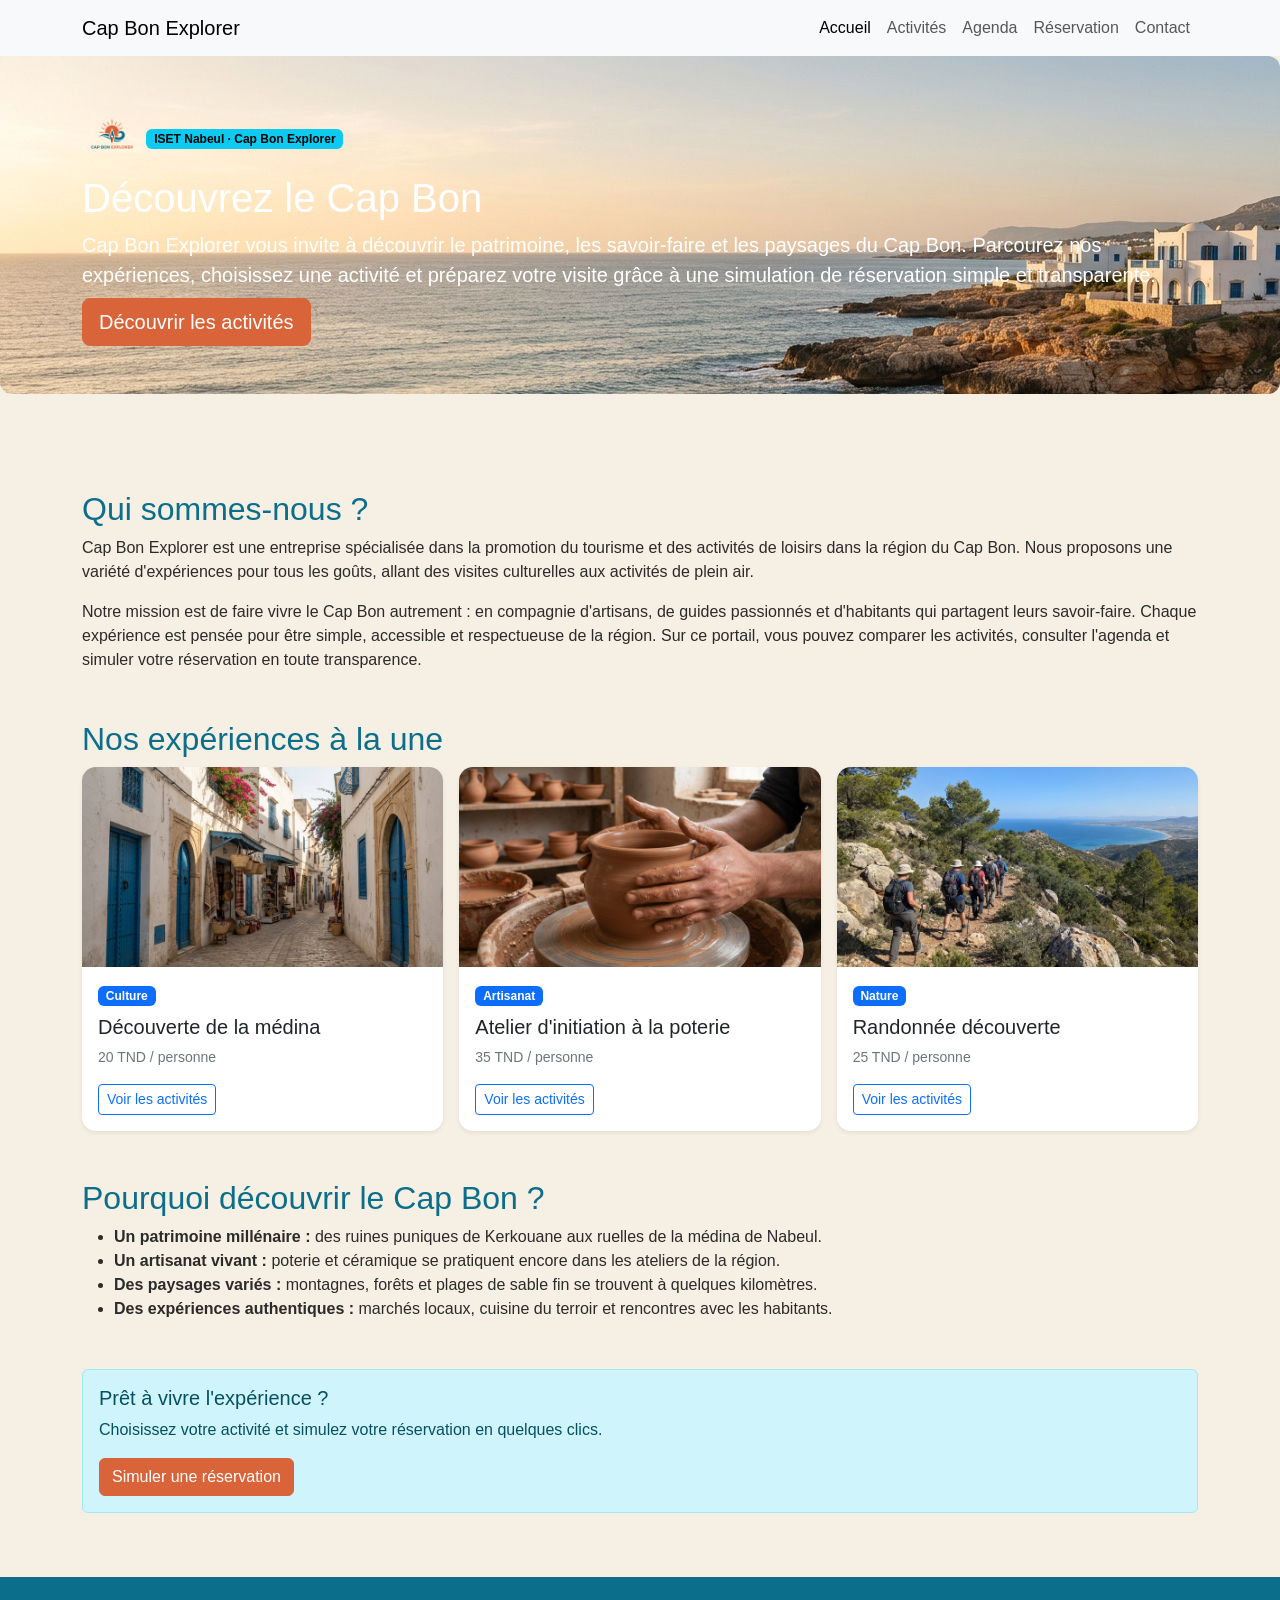
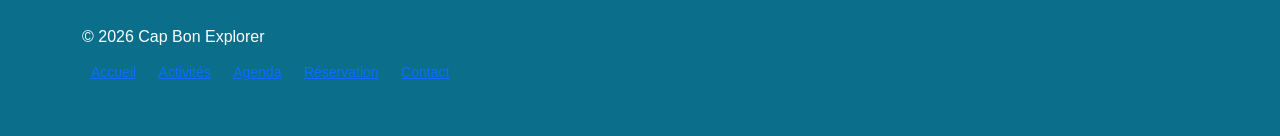
<file: index.html>
<!doctype html>
<html lang="fr">
  <head>
    <meta charset="utf-8" />
    <meta name="viewport" content="width=device-width, initial-scale=1" />
    <title>Cap Bon Explorer | Accueil</title>
    <link href="css/bootstrap.min.css" rel="stylesheet" />
    <link href="css/style.css" rel="stylesheet" />
  </head>
  <body>
    <!-- Barre de navigation qui reste visible sur tous les écrans -->
    <nav class="navbar navbar-expand-lg bg-light">
      <div class="container">
        <a class="navbar-brand" href="index.html">Cap Bon Explorer</a>
        <!-- Bouton pour basculer le menu sur les petits écrans -->
        <button
          class="navbar-toggler"
          type="button"
          data-bs-toggle="collapse"
          data-bs-target="#menu"
          aria-label="Ouvrir le menu"
        >
          <span class="navbar-toggler-icon"></span>
        </button>
        <!-- le bloc de navigation -->
        <div class="collapse navbar-collapse" id="menu">
          <ul class="navbar-nav ms-auto">
            <li class="nav-item">
              <a class="nav-link active" href="index.html">Accueil</a>
            </li>
            <li class="nav-item">
              <a class="nav-link" href="activites.html">Activités</a>
            </li>
            <li class="nav-item">
              <a class="nav-link" href="agenda.html">Agenda</a>
            </li>
            <li class="nav-item">
              <a class="nav-link" href="reservation.html">Réservation</a>
            </li>
            <li class="nav-item">
              <a class="nav-link" href="contact.html">Contact</a>
            </li>
          </ul>
        </div>
      </div>
    </nav>
    <!-- partie description container logo,titre et petit description -->
    <header class="text-bg-dark py-5" id="banniere">
      <div class="container">
        <img src="images/logo.png" alt="Logo Cap Bon Explorer" class="logo" />
        <span class="badge text-bg-info mb-2"
          >ISET Nabeul · Cap Bon Explorer</span
        >
        <h1>Découvrez le Cap Bon</h1>
        <p class="lead mb-2">
          Cap Bon Explorer vous invite à découvrir le patrimoine, les
          savoir-faire et les paysages du Cap Bon. Parcourez nos expériences,
          choisissez une activité et préparez votre visite grâce à une
          simulation de réservation simple et transparente.
        </p>
        <a href="activites.html" class="btn btn-primary btn-lg"
          >Découvrir les activités</a
        >
      </div>
    </header>

    <main class="container py-5">
      <!-- section d'information générale -->
      <section class="my-5">
        <h2>Qui sommes-nous ?</h2>
        <p>
          Cap Bon Explorer est une entreprise spécialisée dans la promotion du
          tourisme et des activités de loisirs dans la région du Cap Bon. Nous
          proposons une variété d'expériences pour tous les goûts, allant des
          visites culturelles aux activités de plein air.
        </p>
        <p>
          Notre mission est de faire vivre le Cap Bon autrement : en compagnie
          d'artisans, de guides passionnés et d'habitants qui partagent leurs
          savoir-faire. Chaque expérience est pensée pour être simple,
          accessible et respectueuse de la région. Sur ce portail, vous pouvez
          comparer les activités, consulter l'agenda et simuler votre
          réservation en toute transparence.
        </p>
      </section>
      <!-- section d'information sur 3 de nous activités -->
      <section class="my-5">
        <h2 class="mb-2">Nos expériences à la une</h2>
        <div class="row g-3">
          <!-- premier carte-->
          <div class="col-md-6 col-xl-4">
            <article class="card h-100 shadow-sm">
              <img
                src="images/medina.jpg"
                alt="Ruelle de la médina de Nabeul"
              />
              <div class="card-body">
                <span class="badge text-bg-primary">Culture</span>
                <h3 class="h5 mt-2">Découverte de la médina</h3>
                <p class="small text-secondary">20 TND / personne</p>
                <a class="btn btn-outline-primary btn-sm" href="activites.html"
                  >Voir les activités</a
                >
              </div>
            </article>
          </div>
          <!-- deuxième carte-->
          <div class="col-md-6 col-xl-4">
            <article class="card h-100 shadow-sm">
              <img
                src="images/poterie.jpg"
                alt="Mains façonnant de l'argile sur un tour de potier"
              />
              <div class="card-body">
                <span class="badge text-bg-primary">Artisanat</span>
                <h3 class="h5 mt-2">Atelier d'initiation à la poterie</h3>
                <p class="small text-secondary">35 TND / personne</p>
                <a class="btn btn-outline-primary btn-sm" href="activites.html"
                  >Voir les activités</a
                >
              </div>
            </article>
          </div>
          <!-- troisième carte -->
          <div class="col-md-6 col-xl-4">
            <article class="card h-100 shadow-sm">
              <img
                src="images/randonnee.jpg"
                alt="Randonneurs sur un sentier du Djebel Abderrahmane"
              />
              <div class="card-body">
                <span class="badge text-bg-primary">Nature</span>
                <h3 class="h5 mt-2">Randonnée découverte</h3>
                <p class="small text-secondary">25 TND / personne</p>
                <a class="btn btn-outline-primary btn-sm" href="activites.html"
                  >Voir les activités</a
                >
              </div>
            </article>
          </div>
        </div>
      </section>
      <!-- section sur les raisons de visiter le Cap Bon -->
      <section class="my-5">
        <h2>Pourquoi découvrir le Cap Bon ?</h2>
        <ul>
          <li>
            <strong>Un patrimoine millénaire :</strong>
            des ruines puniques de Kerkouane aux ruelles de la médina de Nabeul.
          </li>
          <li>
            <strong>Un artisanat vivant :</strong>
            poterie et céramique se pratiquent encore dans les ateliers de la
            région.
          </li>
          <li>
            <strong>Des paysages variés :</strong>
            montagnes, forêts et plages de sable fin se trouvent à quelques
            kilomètres.
          </li>
          <li>
            <strong>Des expériences authentiques :</strong>
            marchés locaux, cuisine du terroir et rencontres avec les habitants.
          </li>
        </ul>
      </section>
      <!-- section d'information sur la réservation -->
      <div class="alert alert-info">
        <h2 class="h5">Prêt à vivre l'expérience ?</h2>
        <p>
          Choisissez votre activité et simulez votre réservation en quelques
          clics.
        </p>
        <a href="reservation.html" class="btn btn-primary"
          >Simuler une réservation</a
        >
      </div>
    </main>
    <!-- pied de page avec les liens vers les autres pages -->
    <footer class="text-bg-dark py-5">
      <div class="container">
        <p class="mb-2">© 2026 Cap Bon Explorer</p>
        <a class="btn btn-link btn-sm" href="index.html">Accueil</a>
        <a class="btn btn-link btn-sm" href="activites.html">Activités</a>
        <a class="btn btn-link btn-sm" href="agenda.html">Agenda</a>
        <a class="btn btn-link btn-sm" href="reservation.html">Réservation</a>
        <a class="btn btn-link btn-sm" href="contact.html">Contact</a>
      </div>
    </footer>

    <script src="js/bootstrap.bundle.min.js"></script>
    <script src="js/app.js"></script>
  </body>
</html>
</file>
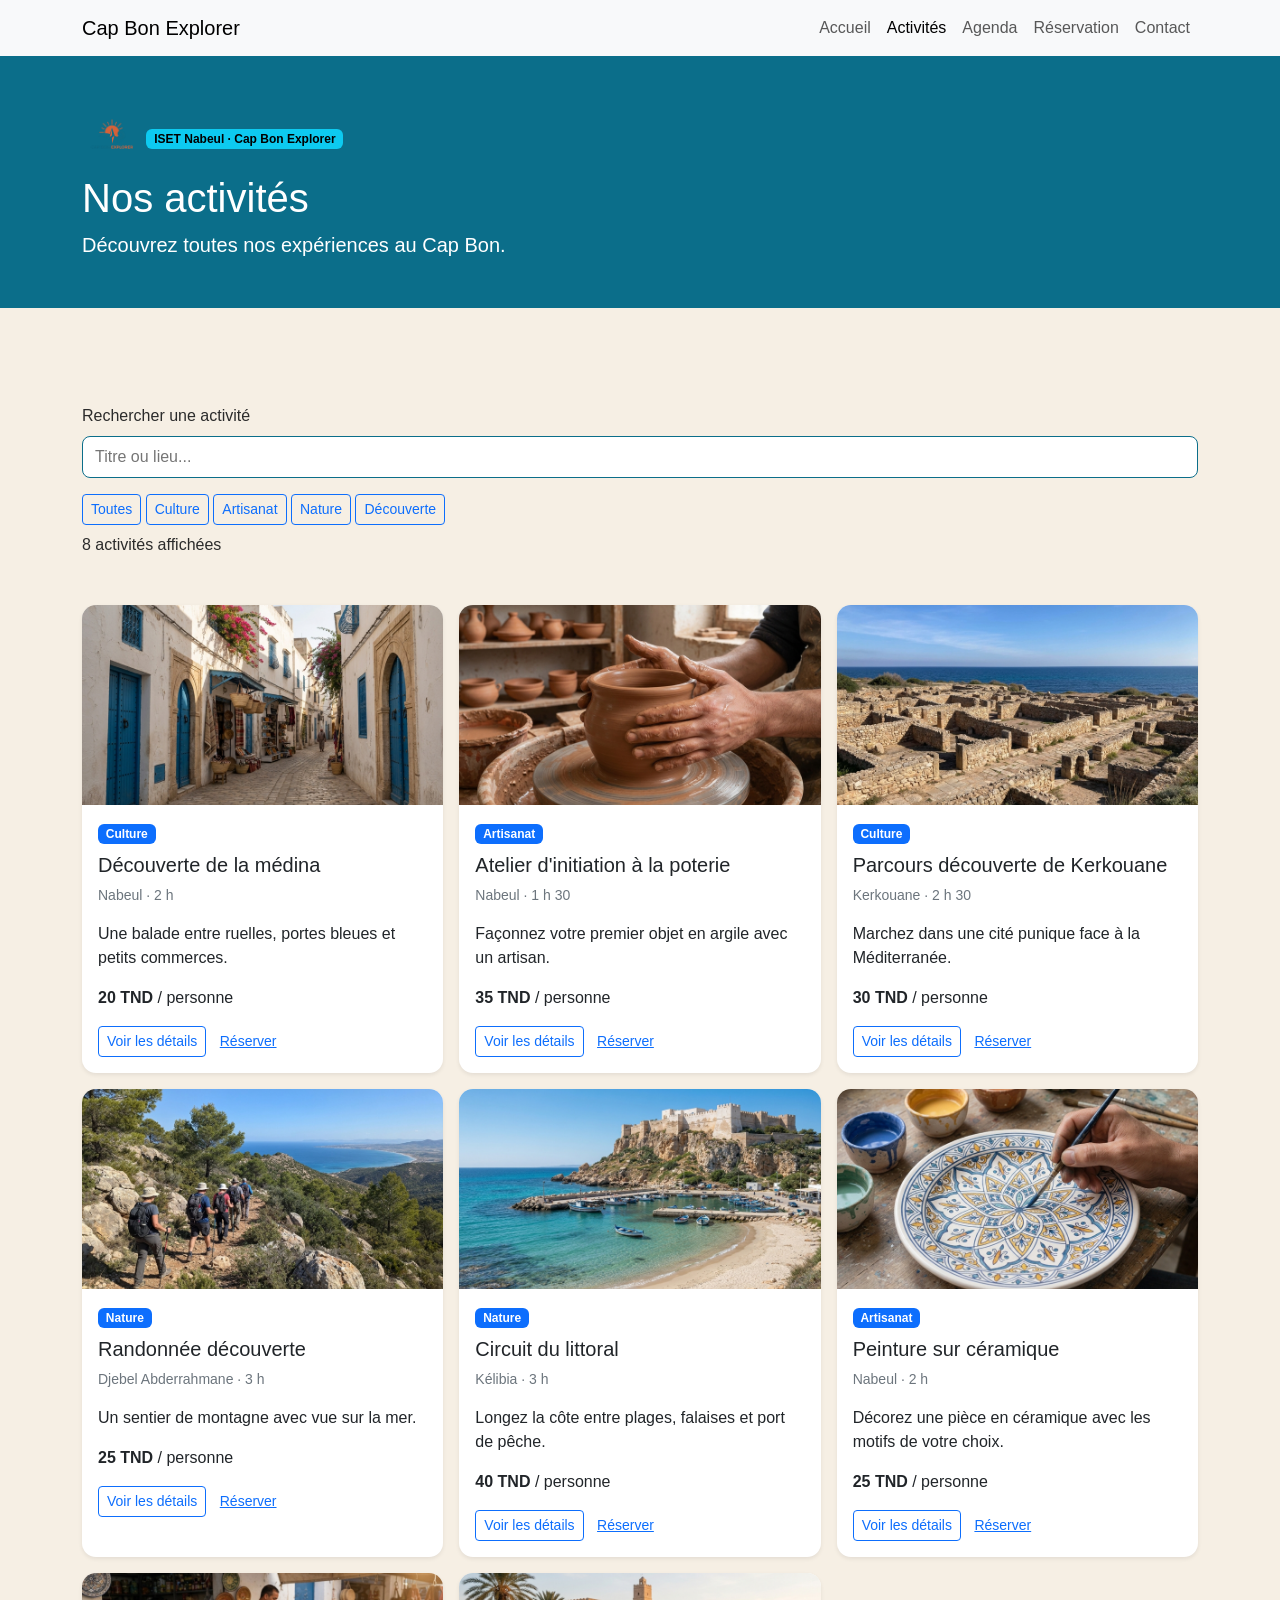
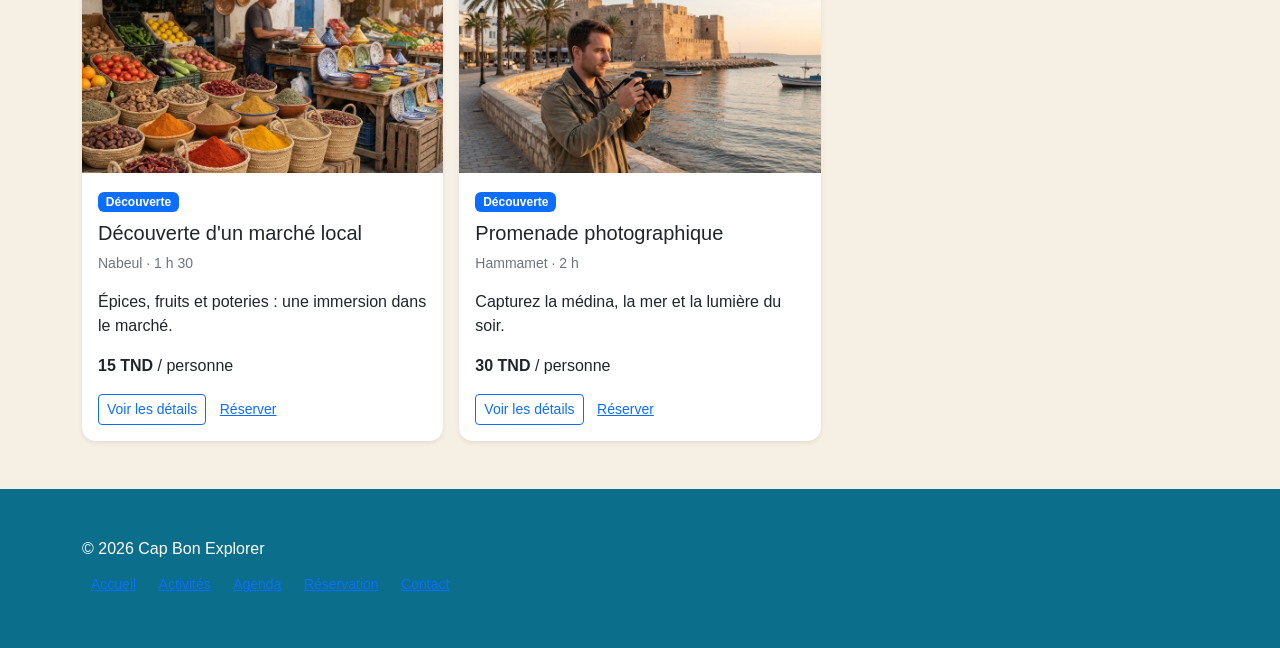
<file: activites.html>
<!doctype html>
<html lang="fr">
  <head>
    <meta charset="utf-8" />
    <meta name="viewport" content="width=device-width, initial-scale=1" />
    <title>Cap Bon Explorer | Activités</title>
    <link href="css/bootstrap.min.css" rel="stylesheet" />
    <link href="css/style.css" rel="stylesheet" />
  </head>
  <body>
    <!-- Barre de navigation qui reste visible sur tous les écrans -->
    <nav class="navbar navbar-expand-lg bg-light">
      <div class="container">
        <a class="navbar-brand" href="index.html">Cap Bon Explorer</a>
        <!-- Bouton pour basculer le menu sur les petits écrans -->
        <button
          class="navbar-toggler"
          type="button"
          data-bs-toggle="collapse"
          data-bs-target="#menu"
          aria-label="Ouvrir le menu"
        >
          <span class="navbar-toggler-icon"></span>
        </button>
        <!-- le bloc de navigation -->
        <div class="collapse navbar-collapse" id="menu">
          <ul class="navbar-nav ms-auto">
            <li class="nav-item">
              <a class="nav-link" href="index.html">Accueil</a>
            </li>
            <li class="nav-item">
              <a class="nav-link active" href="activites.html">Activités</a>
            </li>
            <li class="nav-item">
              <a class="nav-link" href="agenda.html">Agenda</a>
            </li>
            <li class="nav-item">
              <a class="nav-link" href="reservation.html">Réservation</a>
            </li>
            <li class="nav-item">
              <a class="nav-link" href="contact.html">Contact</a>
            </li>
          </ul>
        </div>
      </div>
    </nav>
    <!-- partie description container logo,titre et petit description -->
    <header class="text-bg-dark py-5">
      <div class="container">
        <img src="images/logo.png" alt="Logo Cap Bon Explorer" class="logo" />
        <span class="badge text-bg-info mb-2"
          >ISET Nabeul · Cap Bon Explorer</span
        >
        <h1>Nos activités</h1>
        <p class="lead mb-0">Découvrez toutes nos expériences au Cap Bon.</p>
      </div>
    </header>

    <main class="container py-5">
      <!-- section de recherche et de filtres -->
      <section class="my-5">
        <label for="recherche">Rechercher une activité</label>
        <input type="search" id="recherche" placeholder="Titre ou lieu..." />

        <div id="filtres" class="mb-2">
          <button
            type="button"
            class="btn btn-outline-primary btn-sm"
            data-categorie="Toutes"
          >
            Toutes
          </button>
          <button
            type="button"
            class="btn btn-outline-primary btn-sm"
            data-categorie="Culture"
          >
            Culture
          </button>
          <button
            type="button"
            class="btn btn-outline-primary btn-sm"
            data-categorie="Artisanat"
          >
            Artisanat
          </button>
          <button
            type="button"
            class="btn btn-outline-primary btn-sm"
            data-categorie="Nature"
          >
            Nature
          </button>
          <button
            type="button"
            class="btn btn-outline-primary btn-sm"
            data-categorie="Découverte"
          >
            Découverte
          </button>
        </div>

        <p><span id="compteur">8</span> activités affichées</p>
      </section>
      <!-- message d'absence de résultats -->
      <div id="aucun-resultat" class="alert alert-info" hidden>
        Aucune activité trouvée.
      </div>
      <!-- section de la liste des activités -->
      <section id="liste" class="row g-3">
        <div class="col-md-6 col-xl-4">
          <article class="card h-100 shadow-sm">
            <img src="images/medina.jpg" alt="Ruelle de la médina de Nabeul" />
            <div class="card-body">
              <span class="badge text-bg-primary">Culture</span>
              <h2 class="h5 mt-2">Découverte de la médina</h2>
              <p class="small text-secondary">Nabeul · 2 h</p>
              <p>
                Une balade entre ruelles, portes bleues et petits commerces.
              </p>
              <p><strong>20 TND</strong> / personne</p>
              <button
                type="button"
                class="btn btn-outline-primary btn-sm"
                data-bs-toggle="modal"
                data-bs-target="#modalDetails"
              >
                Voir les détails
              </button>
              <a class="btn btn-link btn-sm" href="reservation.html"
                >Réserver</a
              >
            </div>
          </article>
        </div>

        <div class="col-md-6 col-xl-4">
          <article class="card h-100 shadow-sm">
            <img
              src="images/poterie.jpg"
              alt="Mains façonnant de l'argile sur un tour de potier"
            />
            <div class="card-body">
              <span class="badge text-bg-primary">Artisanat</span>
              <h2 class="h5 mt-2">Atelier d'initiation à la poterie</h2>
              <p class="small text-secondary">Nabeul · 1 h 30</p>
              <p>Façonnez votre premier objet en argile avec un artisan.</p>
              <p><strong>35 TND</strong> / personne</p>
              <button
                type="button"
                class="btn btn-outline-primary btn-sm"
                data-bs-toggle="modal"
                data-bs-target="#modalDetails"
              >
                Voir les détails
              </button>
              <a class="btn btn-link btn-sm" href="reservation.html"
                >Réserver</a
              >
            </div>
          </article>
        </div>

        <div class="col-md-6 col-xl-4">
          <article class="card h-100 shadow-sm">
            <img
              src="images/kerkouane.jpg"
              alt="Ruines puniques de Kerkouane au bord de la mer"
            />
            <div class="card-body">
              <span class="badge text-bg-primary">Culture</span>
              <h2 class="h5 mt-2">Parcours découverte de Kerkouane</h2>
              <p class="small text-secondary">Kerkouane · 2 h 30</p>
              <p>Marchez dans une cité punique face à la Méditerranée.</p>
              <p><strong>30 TND</strong> / personne</p>
              <button
                type="button"
                class="btn btn-outline-primary btn-sm"
                data-bs-toggle="modal"
                data-bs-target="#modalDetails"
              >
                Voir les détails
              </button>
              <a class="btn btn-link btn-sm" href="reservation.html"
                >Réserver</a
              >
            </div>
          </article>
        </div>

        <div class="col-md-6 col-xl-4">
          <article class="card h-100 shadow-sm">
            <img
              src="images/randonnee.jpg"
              alt="Randonneurs sur un sentier du Djebel Abderrahmane"
            />
            <div class="card-body">
              <span class="badge text-bg-primary">Nature</span>
              <h2 class="h5 mt-2">Randonnée découverte</h2>
              <p class="small text-secondary">Djebel Abderrahmane · 3 h</p>
              <p>Un sentier de montagne avec vue sur la mer.</p>
              <p><strong>25 TND</strong> / personne</p>
              <button
                type="button"
                class="btn btn-outline-primary btn-sm"
                data-bs-toggle="modal"
                data-bs-target="#modalDetails"
              >
                Voir les détails
              </button>
              <a class="btn btn-link btn-sm" href="reservation.html"
                >Réserver</a
              >
            </div>
          </article>
        </div>

        <div class="col-md-6 col-xl-4">
          <article class="card h-100 shadow-sm">
            <img
              src="images/littoral.jpg"
              alt="Baie et port de pêche de Kélibia"
            />
            <div class="card-body">
              <span class="badge text-bg-primary">Nature</span>
              <h2 class="h5 mt-2">Circuit du littoral</h2>
              <p class="small text-secondary">Kélibia · 3 h</p>
              <p>Longez la côte entre plages, falaises et port de pêche.</p>
              <p><strong>40 TND</strong> / personne</p>
              <button
                type="button"
                class="btn btn-outline-primary btn-sm"
                data-bs-toggle="modal"
                data-bs-target="#modalDetails"
              >
                Voir les détails
              </button>
              <a class="btn btn-link btn-sm" href="reservation.html"
                >Réserver</a
              >
            </div>
          </article>
        </div>

        <div class="col-md-6 col-xl-4">
          <article class="card h-100 shadow-sm">
            <img
              src="images/ceramique.jpg"
              alt="Main peignant un motif sur une assiette en céramique"
            />
            <div class="card-body">
              <span class="badge text-bg-primary">Artisanat</span>
              <h2 class="h5 mt-2">Peinture sur céramique</h2>
              <p class="small text-secondary">Nabeul · 2 h</p>
              <p>
                Décorez une pièce en céramique avec les motifs de votre choix.
              </p>
              <p><strong>25 TND</strong> / personne</p>
              <button
                type="button"
                class="btn btn-outline-primary btn-sm"
                data-bs-toggle="modal"
                data-bs-target="#modalDetails"
              >
                Voir les détails
              </button>
              <a class="btn btn-link btn-sm" href="reservation.html"
                >Réserver</a
              >
            </div>
          </article>
        </div>

        <div class="col-md-6 col-xl-4">
          <article class="card h-100 shadow-sm">
            <img
              src="images/marche.jpg"
              alt="Étal d'épices et de fruits sur un marché de Nabeul"
            />
            <div class="card-body">
              <span class="badge text-bg-primary">Découverte</span>
              <h2 class="h5 mt-2">Découverte d'un marché local</h2>
              <p class="small text-secondary">Nabeul · 1 h 30</p>
              <p>Épices, fruits et poteries : une immersion dans le marché.</p>
              <p><strong>15 TND</strong> / personne</p>
              <button
                type="button"
                class="btn btn-outline-primary btn-sm"
                data-bs-toggle="modal"
                data-bs-target="#modalDetails"
              >
                Voir les détails
              </button>
              <a class="btn btn-link btn-sm" href="reservation.html"
                >Réserver</a
              >
            </div>
          </article>
        </div>

        <div class="col-md-6 col-xl-4">
          <article class="card h-100 shadow-sm">
            <img
              src="images/photo.jpg"
              alt="Photographe sur la promenade d'Hammamet au coucher du soleil"
            />
            <div class="card-body">
              <span class="badge text-bg-primary">Découverte</span>
              <h2 class="h5 mt-2">Promenade photographique</h2>
              <p class="small text-secondary">Hammamet · 2 h</p>
              <p>Capturez la médina, la mer et la lumière du soir.</p>
              <p><strong>30 TND</strong> / personne</p>
              <button
                type="button"
                class="btn btn-outline-primary btn-sm"
                data-bs-toggle="modal"
                data-bs-target="#modalDetails"
              >
                Voir les détails
              </button>
              <a class="btn btn-link btn-sm" href="reservation.html"
                >Réserver</a
              >
            </div>
          </article>
        </div>
      </section>
    </main>
    <!-- fenêtre modale pour les détails des activités (bootstrap)-->
    <div class="modal fade" id="modalDetails" tabindex="-1">
      <div class="modal-dialog">
        <div class="modal-content">
          <div class="modal-header">
            <h2 class="modal-title h5" id="modalTitre"></h2>
            <button
              type="button"
              class="btn-close"
              data-bs-dismiss="modal"
              aria-label="Fermer"
            ></button>
          </div>
          <div class="modal-body">
            <p class="small text-secondary" id="modalInfos"></p>
            <p id="modalDescription"></p>
            <p id="modalPrix"></p>
          </div>
          <div class="modal-footer">
            <a href="reservation.html" class="btn btn-primary">Réserver</a>
            <button
              type="button"
              class="btn btn-secondary"
              data-bs-dismiss="modal"
            >
              Fermer
            </button>
          </div>
        </div>
      </div>
    </div>

    <!-- pied de page -->
    <footer class="text-bg-dark py-5">
      <div class="container">
        <p class="mb-2">© 2026 Cap Bon Explorer</p>
        <a class="btn btn-link btn-sm" href="index.html">Accueil</a>
        <a class="btn btn-link btn-sm" href="activites.html">Activités</a>
        <a class="btn btn-link btn-sm" href="agenda.html">Agenda</a>
        <a class="btn btn-link btn-sm" href="reservation.html">Réservation</a>
        <a class="btn btn-link btn-sm" href="contact.html">Contact</a>
      </div>
    </footer>

    <script src="js/bootstrap.bundle.min.js"></script>
    <script src="js/app.js"></script>
    <script src="js/activites.js"></script>
  </body>
</html>
</file>
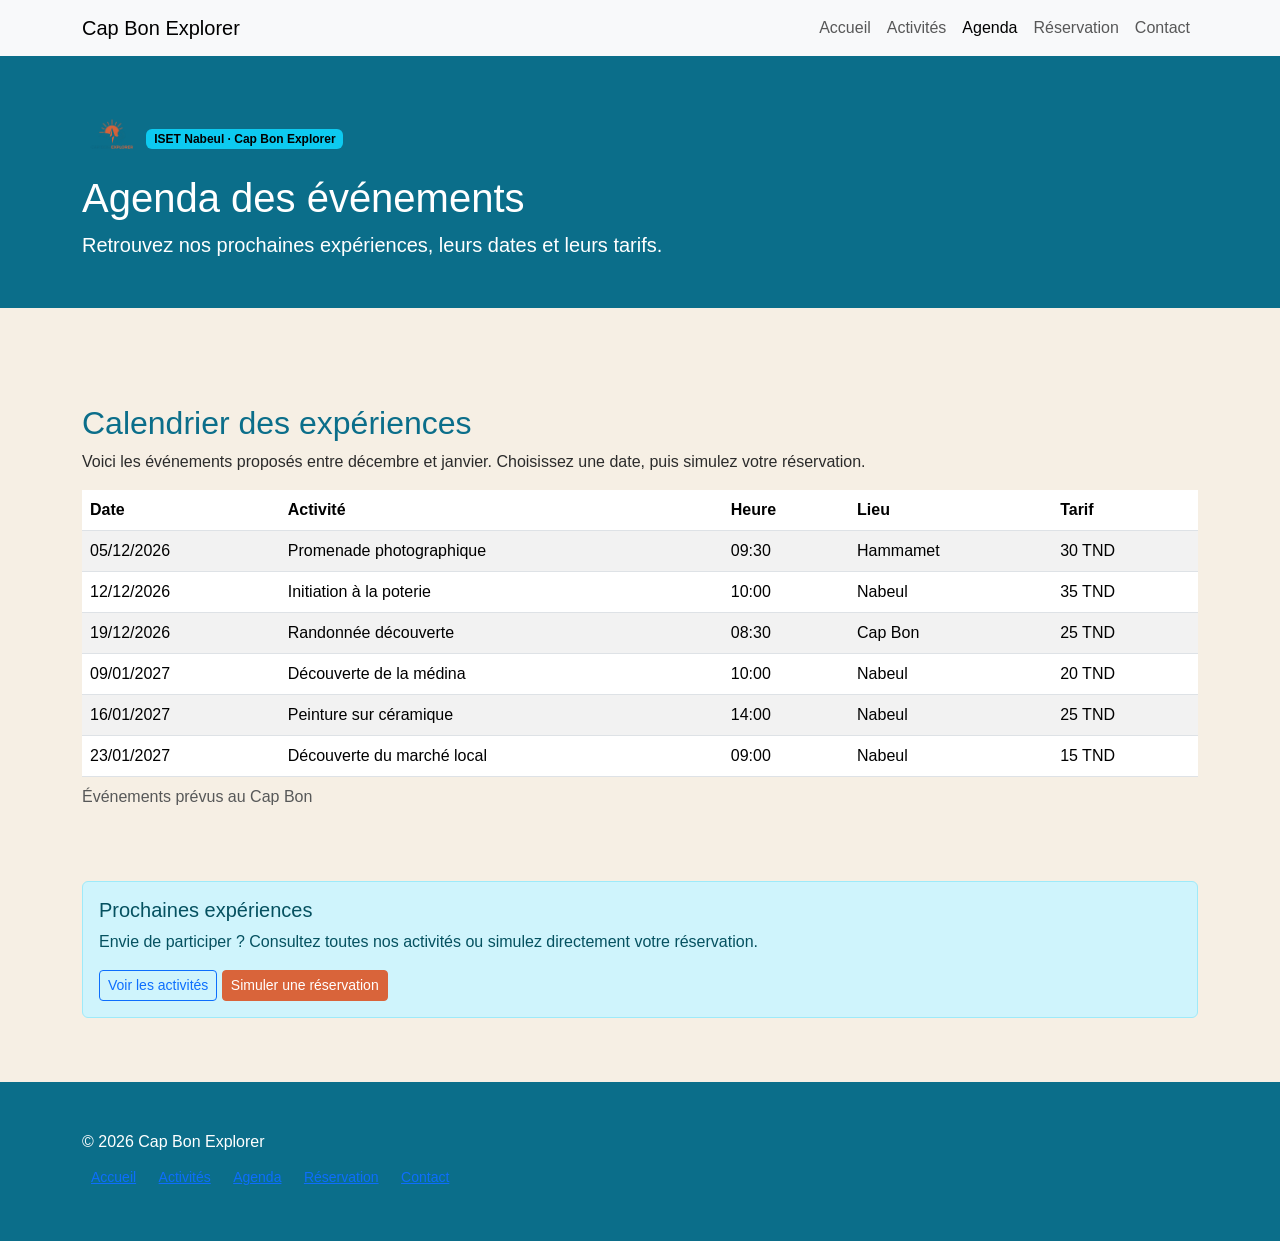
<file: agenda.html>
<!doctype html>
<html lang="fr">
  <head>
    <meta charset="utf-8" />
    <meta name="viewport" content="width=device-width, initial-scale=1" />
    <title>Cap Bon Explorer | Agenda</title>
    <link href="css/bootstrap.min.css" rel="stylesheet" />
    <link href="css/style.css" rel="stylesheet" />
  </head>
  <body>
    <!-- Barre de navigation qui reste visible sur tous les écrans -->
    <nav class="navbar navbar-expand-lg bg-light">
      <div class="container">
        <a class="navbar-brand" href="index.html">Cap Bon Explorer</a>
        <!-- Bouton pour basculer le menu sur les petits écrans -->
        <button
          class="navbar-toggler"
          type="button"
          data-bs-toggle="collapse"
          data-bs-target="#menu"
          aria-label="Ouvrir le menu"
        >
          <span class="navbar-toggler-icon"></span>
        </button>
        <!-- le bloc de navigation -->
        <div class="collapse navbar-collapse" id="menu">
          <ul class="navbar-nav ms-auto">
            <li class="nav-item">
              <a class="nav-link" href="index.html">Accueil</a>
            </li>
            <li class="nav-item">
              <a class="nav-link" href="activites.html">Activités</a>
            </li>
            <li class="nav-item">
              <a class="nav-link active" href="agenda.html">Agenda</a>
            </li>
            <li class="nav-item">
              <a class="nav-link" href="reservation.html">Réservation</a>
            </li>
            <li class="nav-item">
              <a class="nav-link" href="contact.html">Contact</a>
            </li>
          </ul>
        </div>
      </div>
    </nav>
    <!-- partie description container logo,titre et petit description -->
    <header class="text-bg-dark py-5">
      <div class="container">
        <img src="images/logo.png" alt="Logo Cap Bon Explorer" class="logo" />
        <span class="badge text-bg-info mb-2"
          >ISET Nabeul · Cap Bon Explorer</span
        >
        <h1>Agenda des événements</h1>
        <p class="lead mb-0">
          Retrouvez nos prochaines expériences, leurs dates et leurs tarifs.
        </p>
      </div>
    </header>

    <main class="container py-5">
      <section class="my-5">
        <h2>Calendrier des expériences</h2>
        <p>
          Voici les événements proposés entre décembre et janvier. Choisissez
          une date, puis simulez votre réservation.
        </p>
        <!-- tableau pour l'agenda des événements -->
        <div class="table-responsive">
          <table class="table table-striped table-hover">
            <caption>
              Événements prévus au Cap Bon
            </caption>
            <thead>
              <tr>
                <th>Date</th>
                <th>Activité</th>
                <th>Heure</th>
                <th>Lieu</th>
                <th>Tarif</th>
              </tr>
            </thead>
            <tbody>
              <tr>
                <td>05/12/2026</td>
                <td>Promenade photographique</td>
                <td>09:30</td>
                <td>Hammamet</td>
                <td>30 TND</td>
              </tr>
              <tr>
                <td>12/12/2026</td>
                <td>Initiation à la poterie</td>
                <td>10:00</td>
                <td>Nabeul</td>
                <td>35 TND</td>
              </tr>
              <tr>
                <td>19/12/2026</td>
                <td>Randonnée découverte</td>
                <td>08:30</td>
                <td>Cap Bon</td>
                <td>25 TND</td>
              </tr>
              <tr>
                <td>09/01/2027</td>
                <td>Découverte de la médina</td>
                <td>10:00</td>
                <td>Nabeul</td>
                <td>20 TND</td>
              </tr>
              <tr>
                <td>16/01/2027</td>
                <td>Peinture sur céramique</td>
                <td>14:00</td>
                <td>Nabeul</td>
                <td>25 TND</td>
              </tr>
              <tr>
                <td>23/01/2027</td>
                <td>Découverte du marché local</td>
                <td>09:00</td>
                <td>Nabeul</td>
                <td>15 TND</td>
              </tr>
            </tbody>
          </table>
        </div>
      </section>
      <!-- section pour simuler une réservation -->
      <section class="alert alert-info">
        <h2 class="h5">Prochaines expériences</h2>
        <p>
          Envie de participer ? Consultez toutes nos activités ou simulez
          directement votre réservation.
        </p>
        <a href="activites.html" class="btn btn-outline-primary btn-sm"
          >Voir les activités</a
        >
        <a href="reservation.html" class="btn btn-primary btn-sm"
          >Simuler une réservation</a
        >
      </section>
    </main>
    <!-- pied de page avec les liens vers les autres pages -->
    <footer class="text-bg-dark py-5">
      <div class="container">
        <p class="mb-2">© 2026 Cap Bon Explorer</p>
        <a class="btn btn-link btn-sm" href="index.html">Accueil</a>
        <a class="btn btn-link btn-sm" href="activites.html">Activités</a>
        <a class="btn btn-link btn-sm" href="agenda.html">Agenda</a>
        <a class="btn btn-link btn-sm" href="reservation.html">Réservation</a>
        <a class="btn btn-link btn-sm" href="contact.html">Contact</a>
      </div>
    </footer>

    <script src="js/bootstrap.bundle.min.js"></script>
    <script src="js/app.js"></script>
  </body>
</html>
</file>
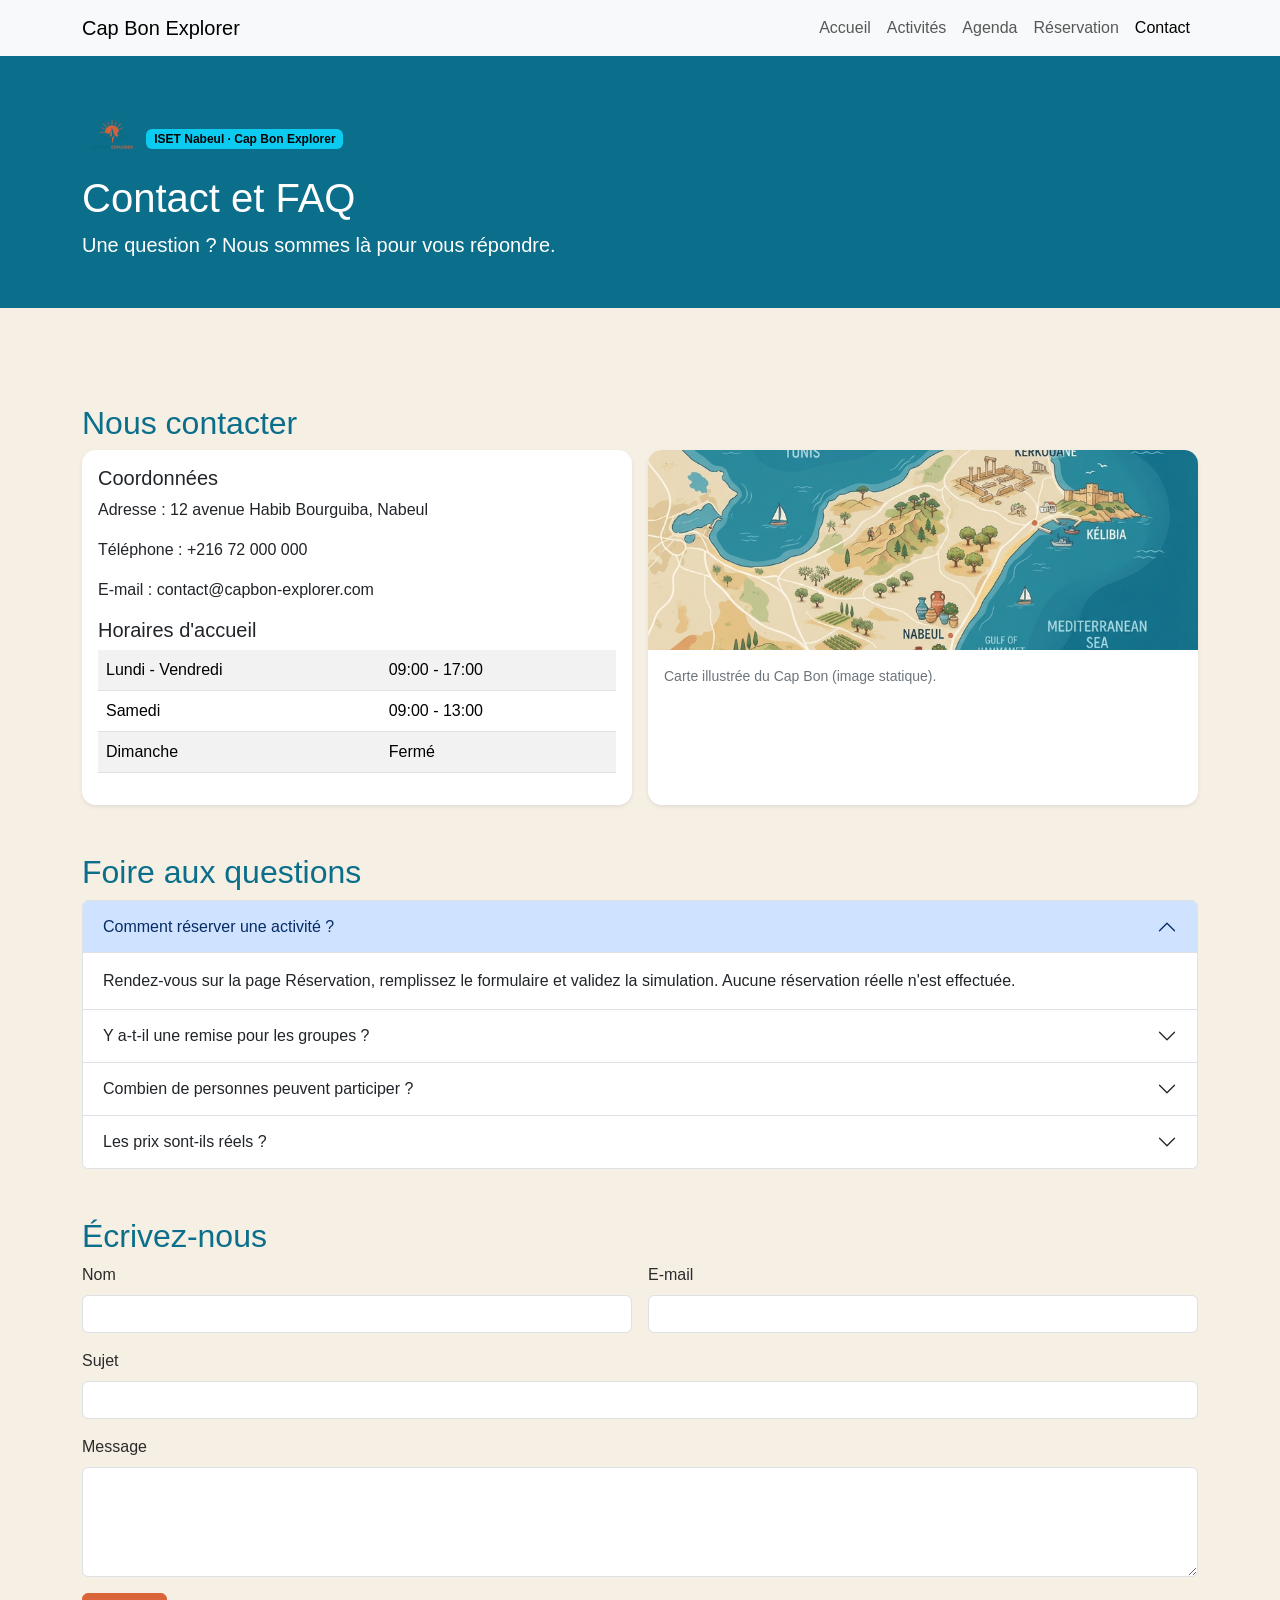
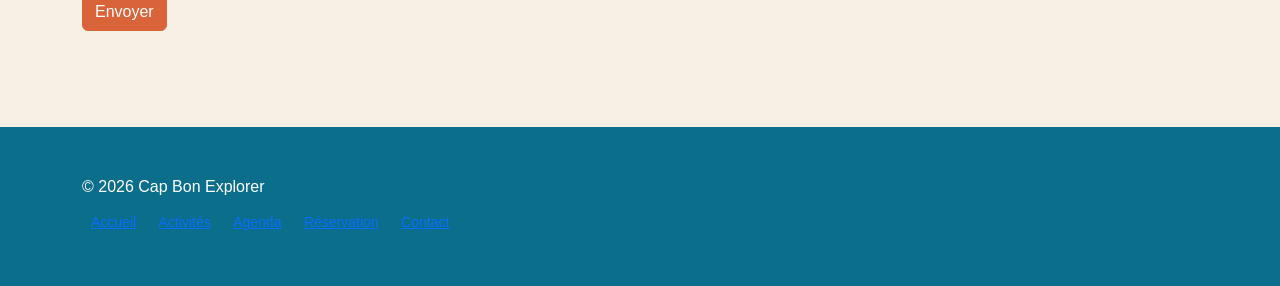
<file: contact.html>
<!doctype html>
<html lang="fr">
  <head>
    <meta charset="utf-8" />
    <meta name="viewport" content="width=device-width, initial-scale=1" />
    <title>Cap Bon Explorer | Contact</title>
    <link href="css/bootstrap.min.css" rel="stylesheet" />
    <link href="css/style.css" rel="stylesheet" />
  </head>
  <body>
    <!-- Barre de navigation qui reste visible sur tous les écrans -->
    <nav class="navbar navbar-expand-lg bg-light">
      <div class="container">
        <a class="navbar-brand" href="index.html">Cap Bon Explorer</a>
        <!-- Bouton pour basculer le menu sur les petits écrans -->
        <button
          class="navbar-toggler"
          type="button"
          data-bs-toggle="collapse"
          data-bs-target="#menu"
          aria-label="Ouvrir le menu"
        >
          <span class="navbar-toggler-icon"></span>
        </button>
        <!-- le bloc de navigation -->
        <div class="collapse navbar-collapse" id="menu">
          <ul class="navbar-nav ms-auto">
            <li class="nav-item">
              <a class="nav-link" href="index.html">Accueil</a>
            </li>
            <li class="nav-item">
              <a class="nav-link" href="activites.html">Activités</a>
            </li>
            <li class="nav-item">
              <a class="nav-link" href="agenda.html">Agenda</a>
            </li>
            <li class="nav-item">
              <a class="nav-link" href="reservation.html">Réservation</a>
            </li>
            <li class="nav-item">
              <a class="nav-link active" href="contact.html">Contact</a>
            </li>
          </ul>
        </div>
      </div>
    </nav>
    <!-- partie description container logo,titre et petit description -->
    <header class="text-bg-dark py-5">
      <div class="container">
        <img src="images/logo.png" alt="Logo Cap Bon Explorer" class="logo" />
        <span class="badge text-bg-info mb-2"
          >ISET Nabeul · Cap Bon Explorer</span
        >
        <h1>Contact et FAQ</h1>
        <p class="lead mb-0">
          Une question ? Nous sommes là pour vous répondre.
        </p>
      </div>
    </header>

    <main class="container py-5">
      <!-- Coordonnées, horaires et carte -->
      <section class="my-5">
        <h2>Nous contacter</h2>
        <div class="row g-3">
          <div class="col-md-6">
            <div class="card h-100 shadow-sm">
              <div class="card-body">
                <h3 class="h5">Coordonnées</h3>
                <p>Adresse : 12 avenue Habib Bourguiba, Nabeul</p>
                <p>Téléphone : +216 72 000 000</p>
                <p>E-mail : contact@capbon-explorer.com</p>

                <h3 class="h5 mt-2">Horaires d'accueil</h3>
                <table class="table table-striped">
                  <tbody>
                    <tr>
                      <td>Lundi - Vendredi</td>
                      <td>09:00 - 17:00</td>
                    </tr>
                    <tr>
                      <td>Samedi</td>
                      <td>09:00 - 13:00</td>
                    </tr>
                    <tr>
                      <td>Dimanche</td>
                      <td>Fermé</td>
                    </tr>
                  </tbody>
                </table>
              </div>
            </div>
          </div>
          <!-- Carte statique de la région du Cap Bon -->
          <div class="col-md-6">
            <div class="card h-100 shadow-sm">
              <img
                src="images/carte.jpg"
                alt="Carte illustrée de la région du Cap Bon"
              />
              <div class="card-body">
                <p class="small text-secondary mb-0">
                  Carte illustrée du Cap Bon (image statique).
                </p>
              </div>
            </div>
          </div>
        </div>
      </section>

      <!-- FAQ : accordéon avec bootstrap (etape 20)-->
      <section class="my-5">
        <h2>Foire aux questions</h2>
        <div class="accordion" id="faq">
          <div class="accordion-item">
            <h3 class="accordion-header">
              <button
                class="accordion-button"
                type="button"
                data-bs-toggle="collapse"
                data-bs-target="#q1"
              >
                Comment réserver une activité ?
              </button>
            </h3>
            <div
              id="q1"
              class="accordion-collapse collapse show"
              data-bs-parent="#faq"
            >
              <div class="accordion-body">
                Rendez-vous sur la page Réservation, remplissez le formulaire et
                validez la simulation. Aucune réservation réelle n'est
                effectuée.
              </div>
            </div>
          </div>

          <div class="accordion-item">
            <h3 class="accordion-header">
              <button
                class="accordion-button collapsed"
                type="button"
                data-bs-toggle="collapse"
                data-bs-target="#q2"
              >
                Y a-t-il une remise pour les groupes ?
              </button>
            </h3>
            <div
              id="q2"
              class="accordion-collapse collapse"
              data-bs-parent="#faq"
            >
              <div class="accordion-body">
                Oui, une remise de 10 % s'applique automatiquement à partir de 4
                participants.
              </div>
            </div>
          </div>

          <div class="accordion-item">
            <h3 class="accordion-header">
              <button
                class="accordion-button collapsed"
                type="button"
                data-bs-toggle="collapse"
                data-bs-target="#q3"
              >
                Combien de personnes peuvent participer ?
              </button>
            </h3>
            <div
              id="q3"
              class="accordion-collapse collapse"
              data-bs-parent="#faq"
            >
              <div class="accordion-body">
                Une simulation peut concerner de 1 à 6 participants.
              </div>
            </div>
          </div>

          <div class="accordion-item">
            <h3 class="accordion-header">
              <button
                class="accordion-button collapsed"
                type="button"
                data-bs-toggle="collapse"
                data-bs-target="#q4"
              >
                Les prix sont-ils réels ?
              </button>
            </h3>
            <div
              id="q4"
              class="accordion-collapse collapse"
              data-bs-parent="#faq"
            >
              <div class="accordion-body">
                Non, ce site est un projet pédagogique : tous les tarifs et les
                données sont fictifs.
              </div>
            </div>
          </div>
        </div>
      </section>

      <!-- Mini-formulaire de contact -->
      <section class="my-5">
        <h2>Écrivez-nous</h2>
        <div id="confirmationContact" class="alert alert-info" hidden>
          Merci ! Votre message a été enregistré
        </div>
        <form id="formContact">
          <div class="row g-3">
            <div class="col-md-6">
              <label for="cNom" class="form-label">Nom</label>
              <input type="text" id="cNom" class="form-control" required />
            </div>
            <div class="col-md-6">
              <label for="cEmail" class="form-label">E-mail</label>
              <input type="email" id="cEmail" class="form-control" required />
            </div>
            <div class="col-12">
              <label for="cSujet" class="form-label">Sujet</label>
              <input type="text" id="cSujet" class="form-control" required />
            </div>
            <div class="col-12">
              <label for="cMessage" class="form-label">Message</label>
              <textarea
                id="cMessage"
                class="form-control"
                rows="4"
                required
              ></textarea>
            </div>
            <div class="col-12">
              <button type="submit" class="btn btn-primary">Envoyer</button>
            </div>
          </div>
        </form>
      </section>
    </main>
    <!-- pied de page avec les liens vers les autres pages -->
    <footer class="text-bg-dark py-5">
      <div class="container">
        <p class="mb-2">© 2026 Cap Bon Explorer</p>
        <a class="btn btn-link btn-sm" href="index.html">Accueil</a>
        <a class="btn btn-link btn-sm" href="activites.html">Activités</a>
        <a class="btn btn-link btn-sm" href="agenda.html">Agenda</a>
        <a class="btn btn-link btn-sm" href="reservation.html">Réservation</a>
        <a class="btn btn-link btn-sm" href="contact.html">Contact</a>
      </div>
    </footer>

    <script src="js/bootstrap.bundle.min.js"></script>
    <script src="js/app.js"></script>
  </body>
</html>
</file>
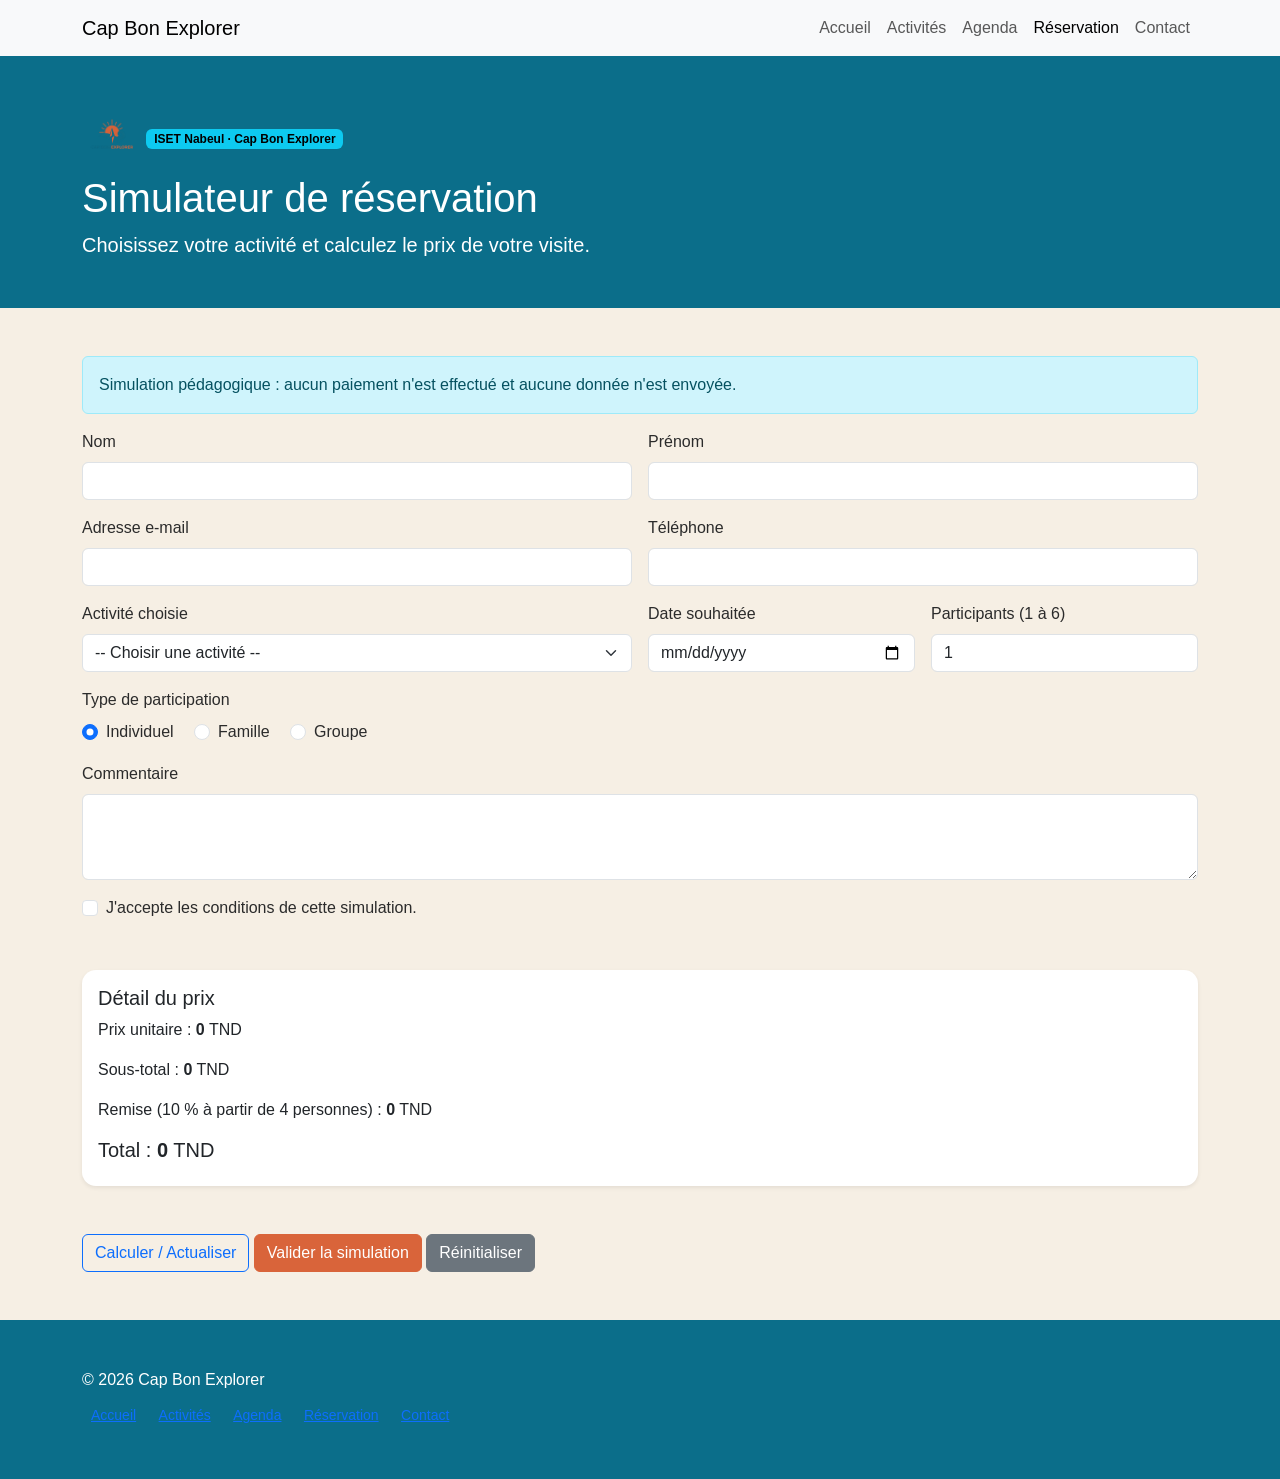
<file: reservation.html>
<!doctype html>
<html lang="fr">
  <head>
    <meta charset="utf-8" />
    <meta name="viewport" content="width=device-width, initial-scale=1" />
    <title>Cap Bon Explorer | Réservation</title>
    <link href="css/bootstrap.min.css" rel="stylesheet" />
    <link href="css/style.css" rel="stylesheet" />
  </head>
  <body>
    <!-- Barre de navigation qui reste visible sur tous les écrans -->
    <nav class="navbar navbar-expand-lg bg-light">
      <div class="container">
        <a class="navbar-brand" href="index.html">Cap Bon Explorer</a>
        <!-- Bouton pour basculer le menu sur les petits écrans -->
        <button
          class="navbar-toggler"
          type="button"
          data-bs-toggle="collapse"
          data-bs-target="#menu"
          aria-label="Ouvrir le menu"
        >
          <span class="navbar-toggler-icon"></span>
        </button>
        <!-- le bloc de navigation -->
        <div class="collapse navbar-collapse" id="menu">
          <ul class="navbar-nav ms-auto">
            <li class="nav-item">
              <a class="nav-link" href="index.html">Accueil</a>
            </li>
            <li class="nav-item">
              <a class="nav-link" href="activites.html">Activités</a>
            </li>
            <li class="nav-item">
              <a class="nav-link" href="agenda.html">Agenda</a>
            </li>
            <li class="nav-item">
              <a class="nav-link active" href="reservation.html">Réservation</a>
            </li>
            <li class="nav-item">
              <a class="nav-link" href="contact.html">Contact</a>
            </li>
          </ul>
        </div>
      </div>
    </nav>
    <!-- partie description container logo,titre et petit description -->
    <header class="text-bg-dark py-5">
      <div class="container">
        <img src="images/logo.png" alt="Logo Cap Bon Explorer" class="logo" />
        <span class="badge text-bg-info mb-2"
          >ISET Nabeul · Cap Bon Explorer</span
        >
        <h1>Simulateur de réservation</h1>
        <p class="lead mb-0">
          Choisissez votre activité et calculez le prix de votre visite.
        </p>
      </div>
    </header>

    <main class="container py-5">
      <!-- message d'information sur la simulation -->
      <div class="alert alert-info">
        Simulation pédagogique : aucun paiement n'est effectué et aucune donnée
        n'est envoyée.
      </div>
      <!-- message d'erreur si le formulaire n'est pas correctement rempli -->
      <div id="erreurs" class="alert alert-danger" hidden></div>
      <!-- formulaire de réservation -->
      <form id="formReservation" novalidate>
        <div class="row g-3">
          <div class="col-md-6">
            <label for="nom" class="form-label">Nom</label>
            <input type="text" id="nom" class="form-control" />
          </div>

          <div class="col-md-6">
            <label for="prenom" class="form-label">Prénom</label>
            <input type="text" id="prenom" class="form-control" />
          </div>

          <div class="col-md-6">
            <label for="email" class="form-label">Adresse e-mail</label>
            <input type="email" id="email" class="form-control" />
          </div>

          <div class="col-md-6">
            <label for="telephone" class="form-label">Téléphone</label>
            <input type="tel" id="telephone" class="form-control" />
          </div>
          <!-- zone select-->
          <div class="col-md-6">
            <label for="activite" class="form-label">Activité choisie</label>
            <select id="activite" class="form-select">
              <option value="">-- Choisir une activité --</option>
              <option value="A01">Découverte de la médina (20 TND)</option>
              <option value="A02">
                Atelier d'initiation à la poterie (35 TND)
              </option>
              <option value="A03">
                Parcours découverte de Kerkouane (30 TND)
              </option>
              <option value="A04">Randonnée découverte (25 TND)</option>
              <option value="A05">Circuit du littoral (40 TND)</option>
              <option value="A06">Peinture sur céramique (25 TND)</option>
              <option value="A07">Découverte d'un marché local (15 TND)</option>
              <option value="A08">Promenade photographique (30 TND)</option>
            </select>
          </div>
          <!-- zone date -->
          <div class="col-md-3">
            <label for="date" class="form-label">Date souhaitée</label>
            <input type="date" id="date" class="form-control" />
          </div>
          <!-- zone nombre de participants -->
          <div class="col-md-3">
            <label for="participants" class="form-label"
              >Participants (1 à 6)</label
            >
            <input
              type="number"
              id="participants"
              class="form-control"
              min="1"
              max="6"
              value="1"
            />
          </div>
          <!-- zone type de participation -->
          <div class="col-12">
            <p class="form-label">Type de participation</p>
            <div class="form-check form-check-inline">
              <input
                class="form-check-input"
                type="radio"
                name="type"
                id="typeIndividuel"
                value="individuel"
                checked
              />
              <label class="form-check-label" for="typeIndividuel"
                >Individuel</label
              >
            </div>
            <div class="form-check form-check-inline">
              <input
                class="form-check-input"
                type="radio"
                name="type"
                id="typeFamille"
                value="famille"
              />
              <label class="form-check-label" for="typeFamille">Famille</label>
            </div>
            <div class="form-check form-check-inline">
              <input
                class="form-check-input"
                type="radio"
                name="type"
                id="typeGroupe"
                value="groupe"
              />
              <label class="form-check-label" for="typeGroupe">Groupe</label>
            </div>
          </div>
          <!-- zone commentaire -->
          <div class="col-12">
            <label for="commentaire" class="form-label">Commentaire</label>
            <textarea id="commentaire" class="form-control" rows="3"></textarea>
          </div>
          <!-- zone d'acceptation des conditions -->
          <div class="col-12">
            <div class="form-check">
              <input class="form-check-input" type="checkbox" id="accepte" />
              <label class="form-check-label" for="accepte">
                J'accepte les conditions de cette simulation.
              </label>
            </div>
          </div>
        </div>

        <!-- Résumé du prix -->
        <div class="card shadow-sm my-5">
          <div class="card-body">
            <h2 class="h5">Détail du prix</h2>
            <p>Prix unitaire : <strong id="prixUnitaire">0</strong> TND</p>
            <p>Sous-total : <strong id="sousTotal">0</strong> TND</p>
            <p>
              Remise (10 % à partir de 4 personnes) :
              <strong id="remise">0</strong> TND
            </p>
            <p class="h5">Total : <strong id="total">0</strong> TND</p>
          </div>
        </div>
        <!-- boutons pour calculer, valider et réinitialiser le formulaire -->
        <button type="button" id="btnCalculer" class="btn btn-outline-primary">
          Calculer / Actualiser
        </button>
        <button type="submit" id="btnValider" class="btn btn-primary">
          Valider la simulation
        </button>
        <button type="reset" id="btnReset" class="btn btn-secondary">
          Réinitialiser
        </button>
      </form>

      <!-- Recapitulatif(affiche si tout info correct) -->
      <div id="recap" class="alert alert-info my-5" hidden>
        <h2 class="h5">Récapitulatif de la simulation</h2>
        <p>Activité : <strong id="recapActivite"></strong></p>
        <p>Date : <strong id="recapDate"></strong></p>
        <p>Participants : <strong id="recapParticipants"></strong></p>
        <p>Total : <strong id="recapTotal"></strong> TND</p>
        <p class="mb-0">reservation enregistrée</p>
      </div>
    </main>
    <!-- pied de page avec les liens vers les autres pages -->
    <footer class="text-bg-dark py-5">
      <div class="container">
        <p class="mb-2">© 2026 Cap Bon Explorer</p>
        <a class="btn btn-link btn-sm" href="index.html">Accueil</a>
        <a class="btn btn-link btn-sm" href="activites.html">Activités</a>
        <a class="btn btn-link btn-sm" href="agenda.html">Agenda</a>
        <a class="btn btn-link btn-sm" href="reservation.html">Réservation</a>
        <a class="btn btn-link btn-sm" href="contact.html">Contact</a>
      </div>
    </footer>

    <script src="js/bootstrap.bundle.min.js"></script>
    <script src="js/app.js"></script>
    <script src="js/reservation.js"></script>
  </body>
</html>
</file>
<file: css/style.css>
body {
  background-color: #f6efe4;
  font-family: "Segoe UI", Arial, sans-serif;
  color: #2b2b2b;
}

h1,
h2,
h3 {
  color: #0b6e8a;
}

header.text-bg-dark,
footer.text-bg-dark {
  background-color: #0b6e8a !important;
}

header h1 {
  color: white;
}

.logo {
  height: 60px;
  margin-bottom: 10px;
}

.banniere {
  width: 100%;
  border-radius: 12px;
}

.navbar .nav-link:hover {
  color: #d9643a !important;
}

.card {
  border: none;
  border-radius: 14px;
  overflow: hidden;
  transition:
    transform 0.3s,
    box-shadow 0.3s;
}

.card:hover {
  transform: translateY(-6px);
  box-shadow: 0 10px 22px rgba(0, 0, 0, 0.2);
}

.card img {
  width: 100%;
  height: 200px;
  object-fit: cover;
}

.btn-primary {
  --bs-btn-bg: #d9643a;
  --bs-btn-border-color: #d9643a;
  --bs-btn-hover-bg: #b84f28;
  --bs-btn-hover-border-color: #b84f28;
}

#recherche {
  width: 100%;
  padding: 8px 12px;
  margin: 8px 0 16px;
  border: 1px solid #0b6e8a;
  border-radius: 8px;
}

#recherche:focus,
.form-control:focus {
  outline: none;
  border-color: #d9643a;
  box-shadow: 0 0 6px #d9643a;
}

@media (max-width: 576px) {
  .card img {
    height: 160px;
  }

  header h1 {
    font-size: 1.6rem;
  }
}
#banniere {
  background-image: url("../images/banner.jpg");
  margin: auto;
  border-radius: 12px;
}
</file>
